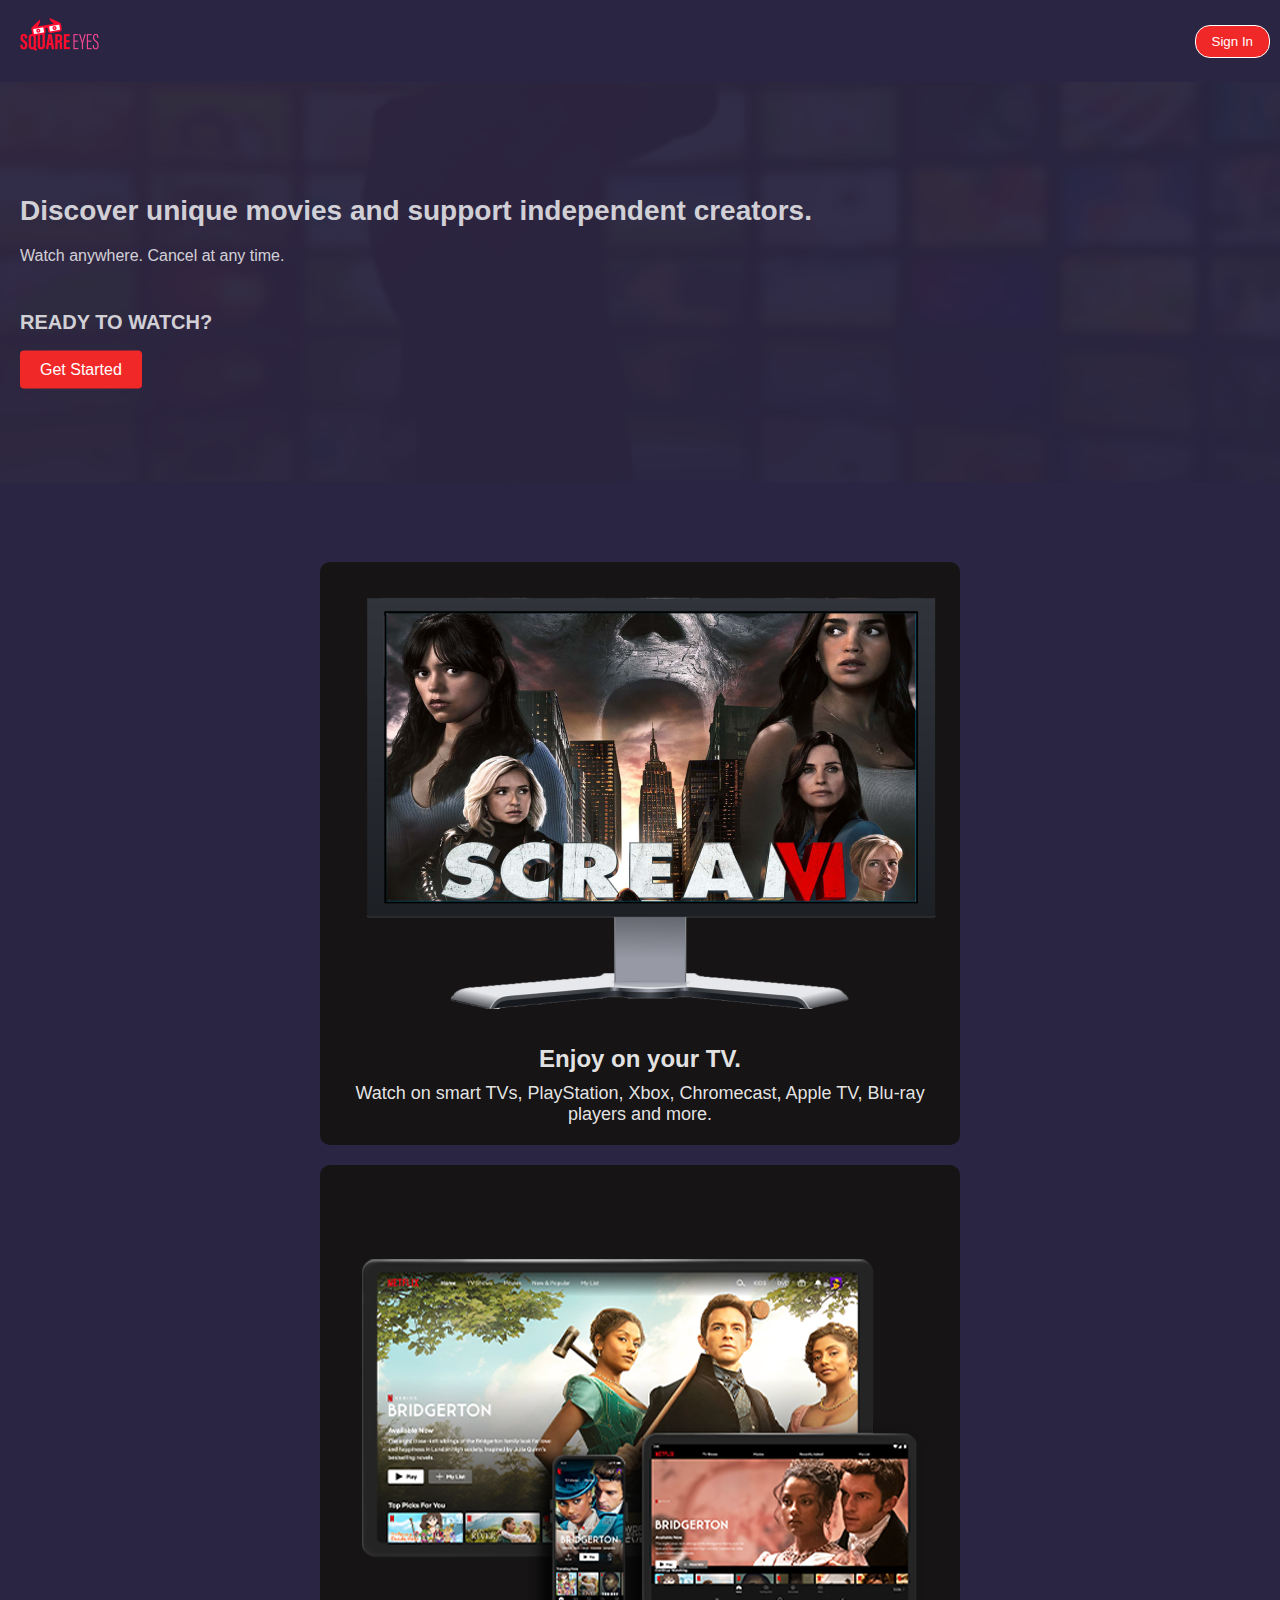
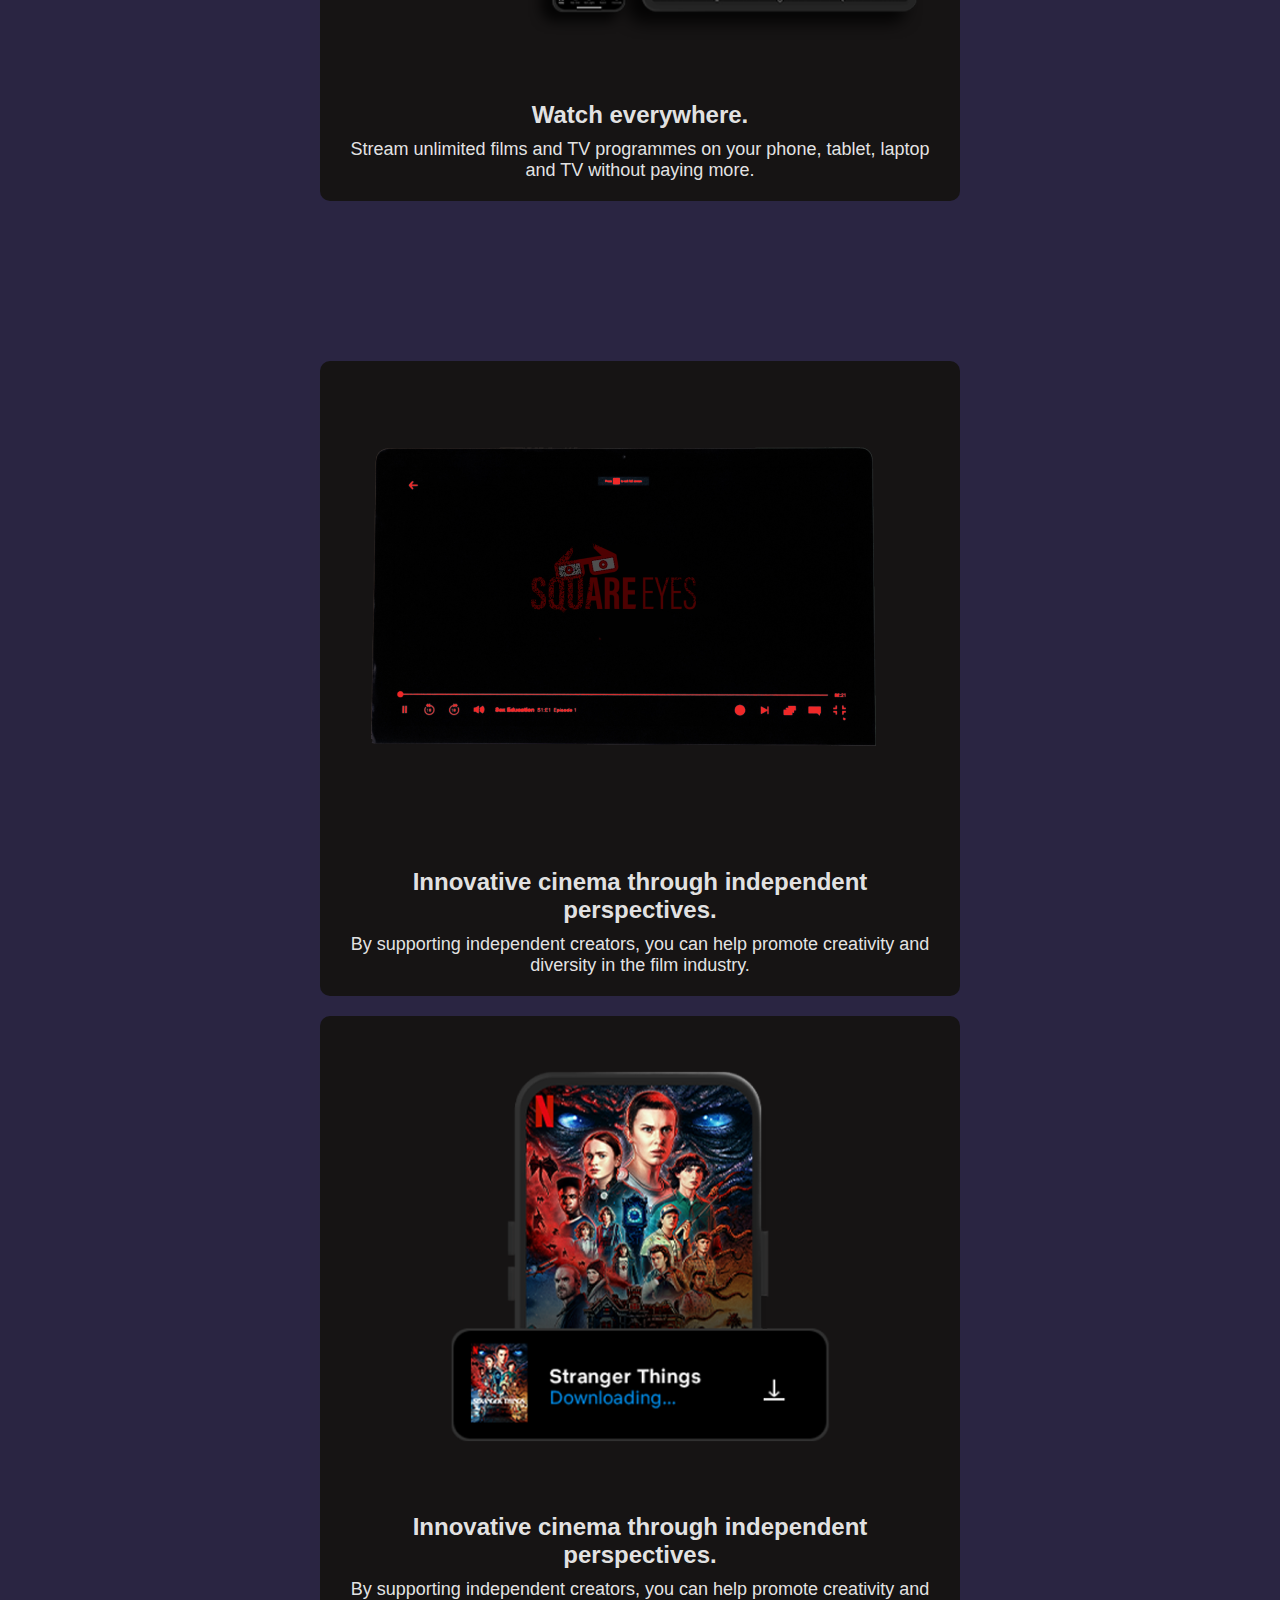
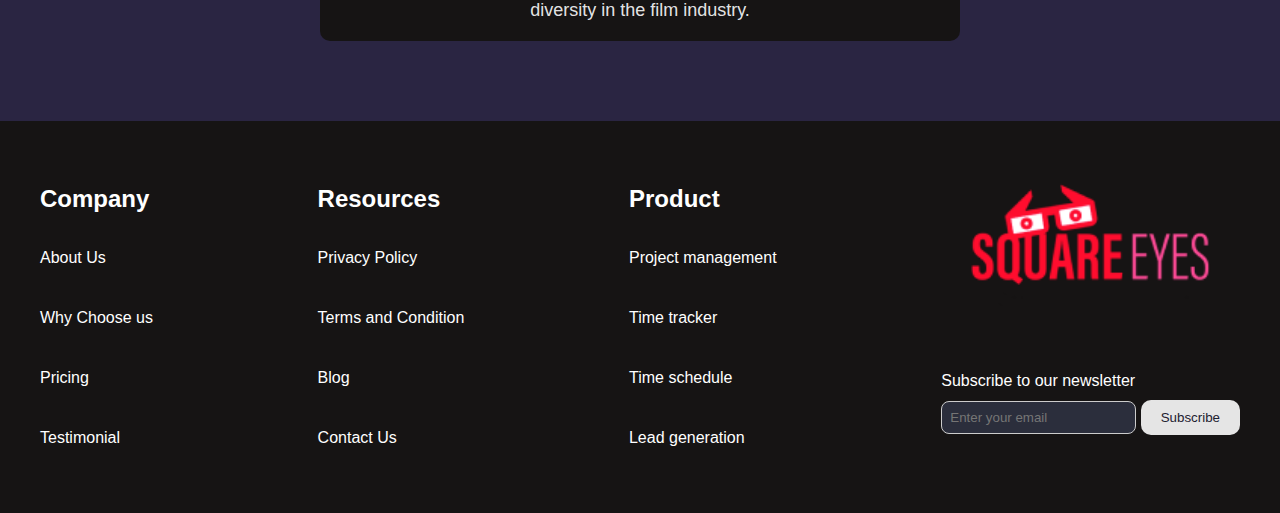
<file: html/index.html>
<!DOCTYPE html>
<html lang="en">
<head>
    <meta charset="UTF-8">
    <meta name="Square Eyes" content="Square Eyes Movie Streaming platform">
    <meta name="keywords" content="Movies, Streaming, Download Movies">
    <meta name="Square Eyes" content="Square Eyes">
    <meta name="viewport" content="width=device-width, initial-scale=1.0">


  <title>Square Eyes Home</title>
  <link rel="stylesheet" type="text/css" href="header-homepage.css">
  <link rel="stylesheet" type="text/css" href="index.css">
  <link rel="stylesheet" type="text/css" href="footer.css">
  <link rel="stylesheet" type="text/css" href="global.css">


  <link rel="preconnect" href="https://fonts.googleapis.com">
  <link rel="preconnect" href="https://fonts.gstatic.com" crossorigin>
  <link href="https://fonts.googleapis.com/css2?family=Inter:wght@600&display=swap" rel="stylesheet">

  <link rel="preconnect" href="https://fonts.googleapis.com">
  <link rel="preconnect" href="https://fonts.gstatic.com" crossorigin>
  <link href="https://fonts.googleapis.com/css2?family=Inter:wght@600&display=swap" rel="stylesheet">
  <script type="module" src="./index.js"></script>
</head>
<body>

<header class="header-home-page">
    <div class="logo">
        <a href="index.html">
          <img src="logo.png" alt="Logo">
        </a>
      </div>
      <nav>
        <ul class="menu">
          <li><a href="#">Classic</a></li>
          <li><a href="#">Action</a></li>
          <li><a href="#">Drama</a></li>
          <li><a href="#">Horror</a></li>
          <li><a href="#">Romance</a></li>
          <li><a href="#">All Movies</a></li>
        </ul>
      </nav>
      <div class="search-bar">
        <input type="text" placeholder="Search...">
        <button class="search-btn">Search</button>
      </div>
      <div class="account">
        <button class="account-btn">Account</button>
        <button class="signout-btn">Sign In</button>
      </div>
</header>



  <main class="home-page-main">

    <div class="hero-banner">
    <div class="hero-overlay"></div>
    <div class="hero-content">
      <h1 class="home-page-header">Discover unique movies and support independent creators.</h1>
      <small>Watch anywhere. Cancel at any time.</small>
      <h2>READY TO WATCH?</h2>
      <div class="button-get-started"><a href="movies.html" class="btn-get-started">Get Started</a></div>
    </div>
  </div>

  <div class="main-container">
    <div class="container" id="container-1"> 
      <div class="image-container"><img src="home-page-1.png" alt="Image 1"></div>
      <div class="text-container" id="text-container-1">
        <h1>Enjoy on your TV.</h1>
        <small>Watch on smart TVs, PlayStation, Xbox, Chromecast, Apple TV, Blu-ray players and more.</small>
      </div>
    </div>
    <div class="container" id="container-2">
      <div class="image-container"><img src="home-page-2.png" alt="Image 2"></div>
      <div class="text-container">
        <h1>Watch everywhere.</h1>
        <small>Stream unlimited films and TV programmes on your phone, tablet, laptop and TV without paying more.</small>
      </div>
    </div>
  </div>
  
  <div class="main-container">
    <div class="container" id="container-3">
      <div class="image-container"><img src="home-page-3.png" alt="Image 3"></div>
      <div class="text-container">
        <h1>Innovative cinema through independent perspectives.</h1>
        <small>By supporting independent creators, you can help promote creativity and diversity in the film industry.</small>
      </div>
    </div>
    <div class="container" id="container-4">
      <div class="image-container"><img src="home-page-4.png" alt="Image 4"></div>
      <div class="text-container">
        <h1>Innovative cinema through independent perspectives.</h1>
        <small>By supporting independent creators, you can help promote creativity and diversity in the film industry.</small>
      </div>
    </div>
  </div>
</main>
  
  
  

  
  
      

<footer class="footer">
  <div class="footer-column">
    <h3 class="footer-column-name">Company</h3>
    <a href="about-us.html"><p>About Us</p></a>
    <a href="#"><p>Why Choose us</p></a>
    <a href="#"><p>Pricing</p></a>
    <a href="#"><p>Testimonial</p></a>
  </div>
  <div class="footer-column">
    <h3 class="footer-column-name">Resources</h3>
    <a href="#"><p>Privacy Policy</p></a>
    <a href="#"><p>Terms and Condition</p></a>
    <a href="#"><p>Blog</p></a>
    <a href="contact.html"><p>Contact Us</p></a>
  </div>
  <div class="footer-column">
    <h3 class="footer-column-name">Product</h3>
    <a href="#"><p>Project management</p></a>
    <a href="#"><p>Time tracker</p></a>
    <a href="#"><p>Time schedule</p></a>
    <a href="#"><p>Lead generation</p></a>
  </div>
  <div class="footer-column" id="invisible-column">
    <h3 class="footer-column-name" id="column-4"></h3>
    <img src="logo.png" id="Logo">
    <div class="subscription-form">
      <p>Subscribe to our newsletter</p>
      <form>
        <input type="email" placeholder="Enter your email">
        <button type="submit">Subscribe</button>
      </form>
    </div>
  </div>
</footer>
    
</body>
</html>
</file>
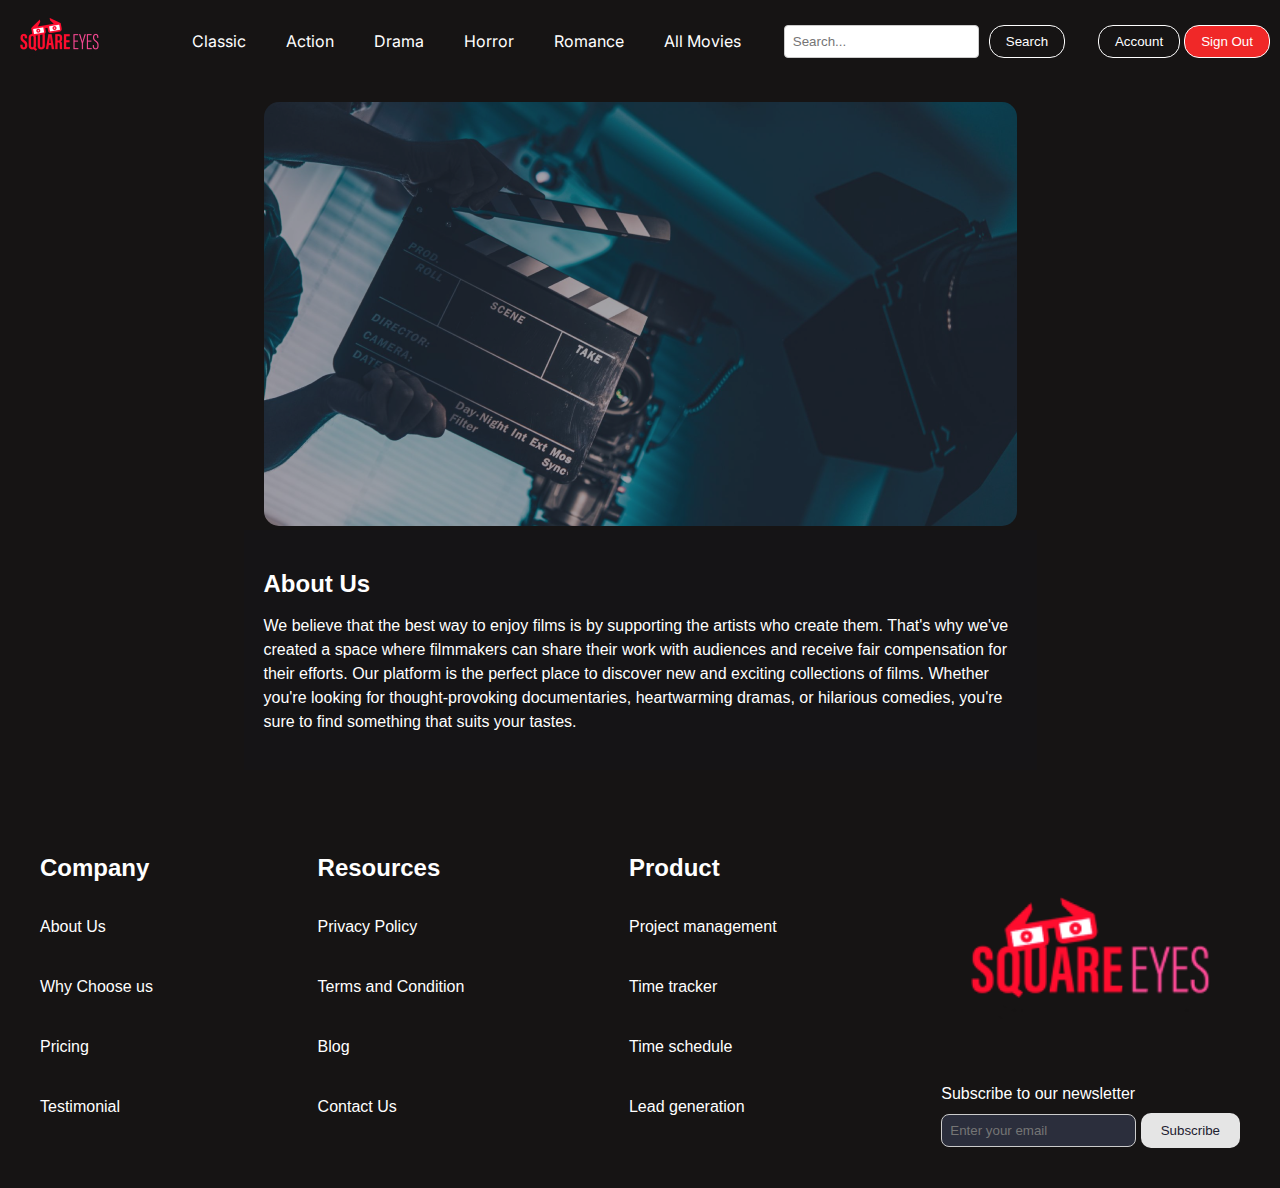
<file: html/about-us.html>
<!DOCTYPE html>
<html lang="en">
<head>
    <meta charset="UTF-8">
    <meta name="Square Eyes" content="Square Eyes Movie Streaming platform">
    <meta name="keywords" content="Movies, Streaming, Download Movies">
    <meta name="Square Eyes" content="Square Eyes">
    <meta name="viewport" content="width=device-width, initial-scale=1.0">

  <title>About Us</title>
  <link rel="stylesheet" type="text/css" href="header.css">
  <link rel="stylesheet" type="text/css" href="about-us.css">
  <link rel="stylesheet" type="text/css" href="footer.css">
  <link rel="stylesheet" type="text/css" href="global.css">


  <link rel="preconnect" href="https://fonts.googleapis.com">
  <link rel="preconnect" href="https://fonts.gstatic.com" crossorigin>
  <link href="https://fonts.googleapis.com/css2?family=Inter:wght@600&display=swap" rel="stylesheet">

  <link rel="preconnect" href="https://fonts.googleapis.com">
  <link rel="preconnect" href="https://fonts.gstatic.com" crossorigin>
  <link href="https://fonts.googleapis.com/css2?family=Inter:wght@600&display=swap" rel="stylesheet">
</head>


<body>
    <header>
        <div class="logo">
          <a href="index.html">
            <img src="logo.png" alt="Logo">
          </a>
        </div>
        
        
        <div class="nav-desktop">
          <nav>
            <ul class="menu">
              <li><a href="#" class="nav-link">Classic</a></li>
              <li><a href="#" class="nav-link" >Action</a></li>
              <li><a href="#" class="nav-link">Drama</a></li>
              <li><a href="#" class="nav-link">Horror</a></li>
              <li><a href="#" class="nav-link">Romance</a></li>
              <li><a href="#" class="nav-link">All Movies</a></li>
          </ul>
          </nav>
      </div>
    
      <div class="burger-wrapper">
        <label for="hamburger-checkbox"><img src="hamburger-icon.png" alt="this is icon for hamburger menu"></label>
        <input type="checkbox" id="hamburger-checkbox">
        <nav>
          
          <li><a href="#" class="nav-link">Classic</a></li>
          <li><a href="#" class="nav-link" >Action</a></li>
          <li><a href="#" class="nav-link">Drama</a></li>
          <li><a href="#" class="nav-link">Horror</a></li>
          <li><a href="#" class="nav-link">Romance</a></li>
          <li><a href="#" class="nav-link">All Movies</a></li>
          
        </nav>
      </div>
    
    
    
    
        <div class="search-bar">
          <input type="text" placeholder="Search...">
          <button class="search-btn">Search</button>
        </div>
        <div class="account">
          <button class="account-btn">Account</button>
          <button class="signout-btn">Sign Out</button>
        </div>
      </header>

    <div class="container">
        <div class="image-container">
          <img src="about-us-image.png" alt="About Us Image">
        </div>
        <div class="text-container">
          <h2>About Us</h2>
          <p>We believe that the best way to enjoy films is by supporting the artists who create them. That's why we've created a space where filmmakers can share their work with audiences and receive fair compensation for their efforts. Our platform is the perfect place to discover new and exciting collections of films. Whether you're looking for thought-provoking documentaries, heartwarming dramas, or hilarious comedies, you're sure to find something that suits your tastes.</p>
          
        </div>
      </div>

      <footer class="footer">
        <div class="footer-column">
          <h3 class="footer-column-name">Company</h3>
          <a href="about-us.html"><p>About Us</p></a>
          <a href="#"><p>Why Choose us</p></a>
          <a href="#"><p>Pricing</p></a>
          <a href="#"><p>Testimonial</p></a>
        </div>
        <div class="footer-column">
          <h3 class="footer-column-name">Resources</h3>
          <a href="#"><p>Privacy Policy</p></a>
          <a href="#"><p>Terms and Condition</p></a>
          <a href="#"><p>Blog</p></a>
          <a href="contact.html"><p>Contact Us</p></a>
        </div>
        <div class="footer-column">
          <h3 class="footer-column-name">Product</h3>
          <a href="#"><p>Project management</p></a>
          <a href="#"><p>Time tracker</p></a>
          <a href="#"><p>Time schedule</p></a>
          <a href="#"><p>Lead generation</p></a>
        </div>
        <div class="footer-column" id="invisible-column">
            <h3 class="footer-column-name" id="column-4"></h3>
            <img src="logo.png" id="Logo">
            <div class="subscription-form">
              <p>Subscribe to our newsletter</p>
              <form>
                <input type="email" placeholder="Enter your email">
                <button type="submit">Subscribe</button>
              </form>
            </div>
          </div>
      </footer>
</body>
</html>
</file>
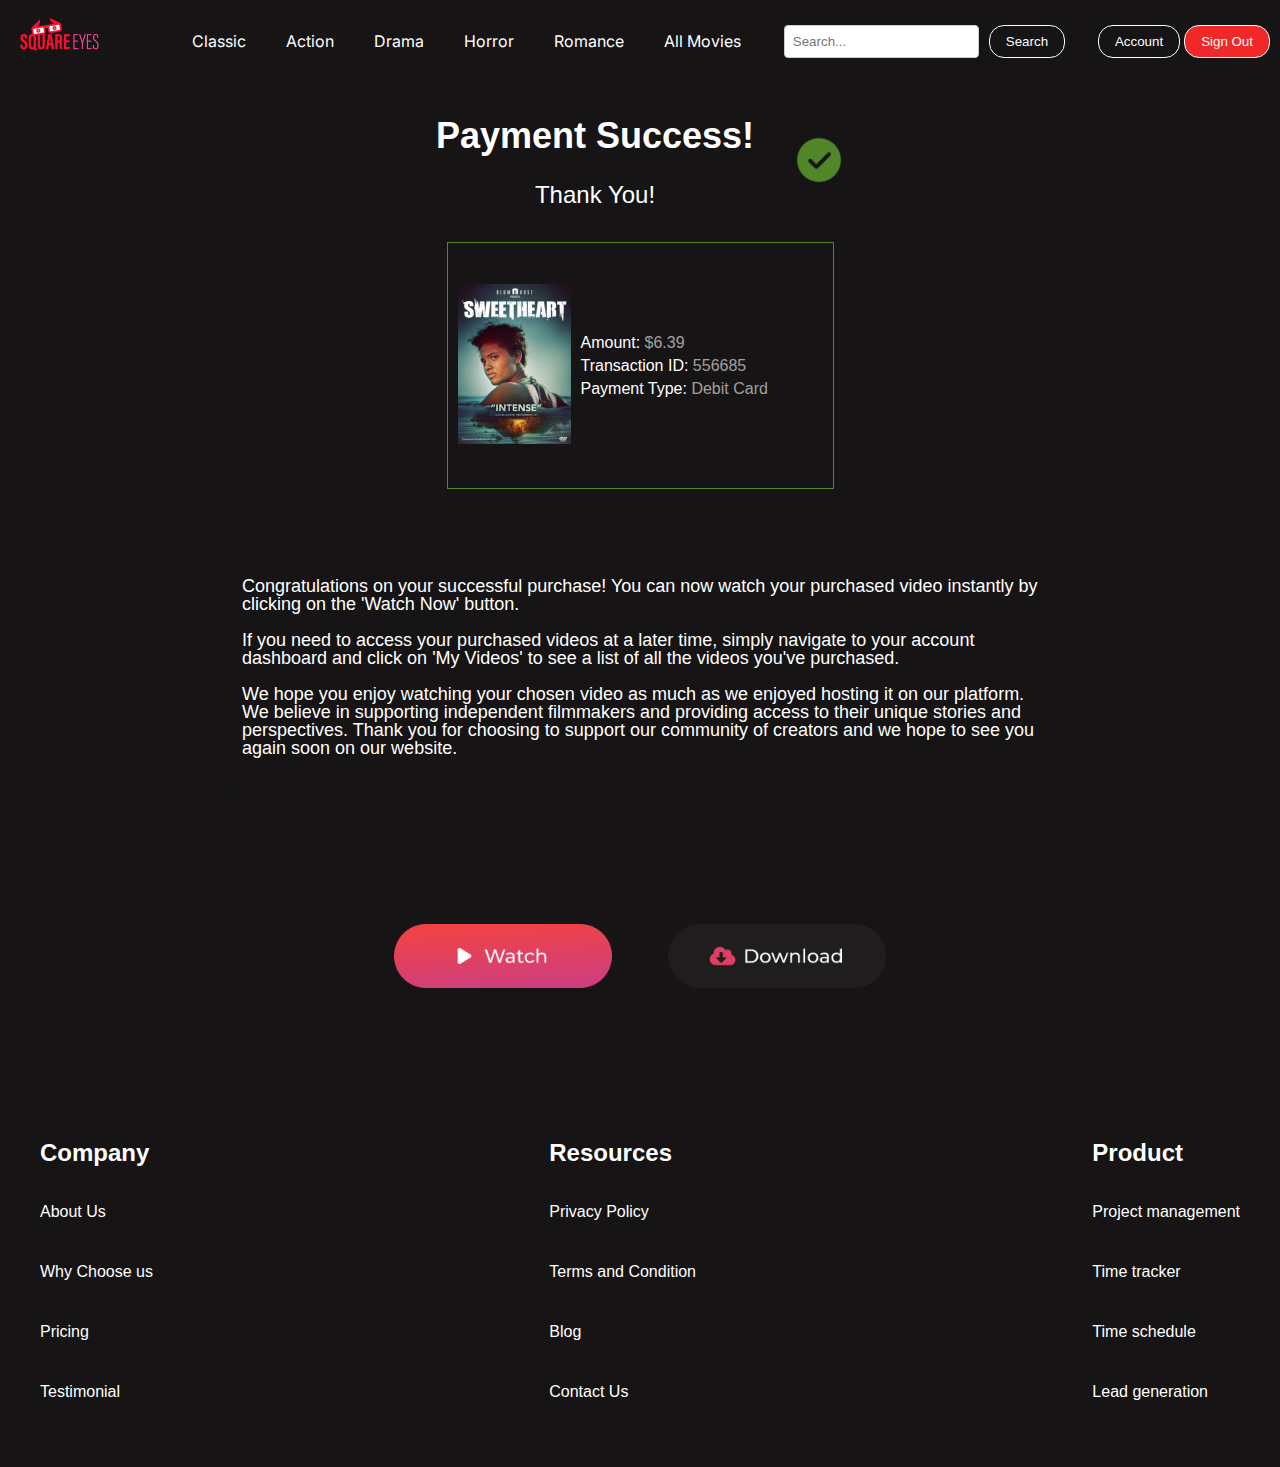
<file: html/Checkout-success.html>
<!DOCTYPE html>

<html lang="en">
<head>
    <meta charset="UTF-8">
    <meta name="Square Eyes" content="Square Eyes Movie Streaming platform">
    <meta name="keywords" content="Movies, Streaming, Download Movies">
    <meta name="Square Eyes" content="Square Eyes">
    <meta name="viewport" content="width=device-width, initial-scale=1.0">


  <link rel="stylesheet" type="text/css" href="header.css">
  <link rel="stylesheet" type="text/css" href="Checkout-success.css">
  <link rel="stylesheet" type="text/css" href="footer.css">
  <link rel="stylesheet" type="text/css" href="global.css">


  <link rel="preconnect" href="https://fonts.googleapis.com">
  <link rel="preconnect" href="https://fonts.gstatic.com" crossorigin>
  <link href="https://fonts.googleapis.com/css2?family=Inter:wght@600&display=swap" rel="stylesheet">

  <link rel="preconnect" href="https://fonts.googleapis.com">
  <link rel="preconnect" href="https://fonts.gstatic.com" crossorigin>
  <link href="https://fonts.googleapis.com/css2?family=Inter:wght@600&display=swap" rel="stylesheet">

  <title>Checkout Success</title>
</head>

<body>
    <header>
        <div class="logo">
          <a href="index.html">
            <img src="logo.png" alt="Logo">
          </a>
        </div>
        
        
        <div class="nav-desktop">
          <nav>
            <ul class="menu">
              <li><a href="#" class="nav-link">Classic</a></li>
              <li><a href="#" class="nav-link" >Action</a></li>
              <li><a href="#" class="nav-link">Drama</a></li>
              <li><a href="#" class="nav-link">Horror</a></li>
              <li><a href="#" class="nav-link">Romance</a></li>
              <li><a href="#" class="nav-link">All Movies</a></li>
          </ul>
          </nav>
      </div>
    
      <div class="burger-wrapper">
        <label for="hamburger-checkbox"><img src="hamburger-icon.png" alt="this is icon for hamburger menu"></label>
        <input type="checkbox" id="hamburger-checkbox">
        <nav>
          
          <li><a href="#" class="nav-link">Classic</a></li>
          <li><a href="#" class="nav-link" >Action</a></li>
          <li><a href="#" class="nav-link">Drama</a></li>
          <li><a href="#" class="nav-link">Horror</a></li>
          <li><a href="#" class="nav-link">Romance</a></li>
          <li><a href="#" class="nav-link">All Movies</a></li>
          
        </nav>
      </div>
    
    
    
    
        <div class="search-bar">
          <input type="text" placeholder="Search...">
          <button class="search-btn">Search</button>
        </div>
        <div class="account">
          <button class="account-btn">Account</button>
          <button class="signout-btn">Sign Out</button>
        </div>
      </header>

    
 <div class="container-payment-success">
        <div class="content">
          <h1 class="title">Payment Success!</h1>
          <p class="subtitle">Thank You!</p>
        </div>
        <div class="icon-container">
          <img src="checkout-success.png" alt="Success Icon">
        </div>
      </div>
    
    <div class="container-under-payment">
        <div class="image-under-payment">
          <img src="sweethart.png" alt="Product Image">
        </div>
        <div class="text-container">
            <p class="text-line">Amount: <span class="transaction-id">$6.39</span></p>
          <p class="text-line">Transaction ID: <span class="transaction-id">556685</span></p>
          <p class="text-line">Payment Type: <span class="transaction-id">Debit Card</span></p>
        </div>
    
      </div>
      
        <div class="purchase-info">
      <p>Congratulations on your successful purchase! You can now watch your purchased video instantly by clicking on the 'Watch Now' button.</p>
      <p>If you need to access your purchased videos at a later time, simply navigate to your account dashboard and click on 'My Videos' to see a list of all the videos you've purchased.</p>
      <p>We hope you enjoy watching your chosen video as much as we enjoyed hosting it on our platform. We believe in supporting independent filmmakers and providing access to their unique stories and perspectives. Thank you for choosing to support our community of creators and we hope to see you again soon on our website.</p>
        </div>

    <div class="centered-buttons">
        <button class="button">
          <img src="button-watch.png" alt="button-watch">
        </button>
        <button class="button">
          <img src="button-download.png" alt="button-download">
        </button>
      </div>

 
    
      <footer class="footer">
        <div class="footer-column">
          <h3 class="footer-column-name">Company</h3>
          <a href="about-us.html"><p>About Us</p></a>
          <a href="#"><p>Why Choose us</p></a>
          <a href="#"><p>Pricing</p></a>
          <a href="#"><p>Testimonial</p></a>
        </div>
        <div class="footer-column">
          <h3 class="footer-column-name">Resources</h3>
          <a href="#"><p>Privacy Policy</p></a>
          <a href="#"><p>Terms and Condition</p></a>
          <a href="#"><p>Blog</p></a>
          <a href="contact.html"><p>Contact Us</p></a>
        </div>
        <div class="footer-column">
          <h3 class="footer-column-name">Product</h3>
          <a href="#"><p>Project management</p></a>
          <a href="#"><p>Time tracker</p></a>
          <a href="#"><p>Time schedule</p></a>
          <a href="#"><p>Lead generation</p></a>
        </div>
        <div class="footer-column" id="invisible-column">
          <h3 class="footer-column-name" id="column-4"></h3>
          <img src="logo.png" id="Logo">
          <div class="subscription-form">
            <p>Subscribe to our newsletter</p>
            <form>
              <input type="email" placeholder="Enter your email">
              <button type="submit">Subscribe</button>
            </form>
          </div>
        </div>
      </footer>

</body>
</html>
</file>
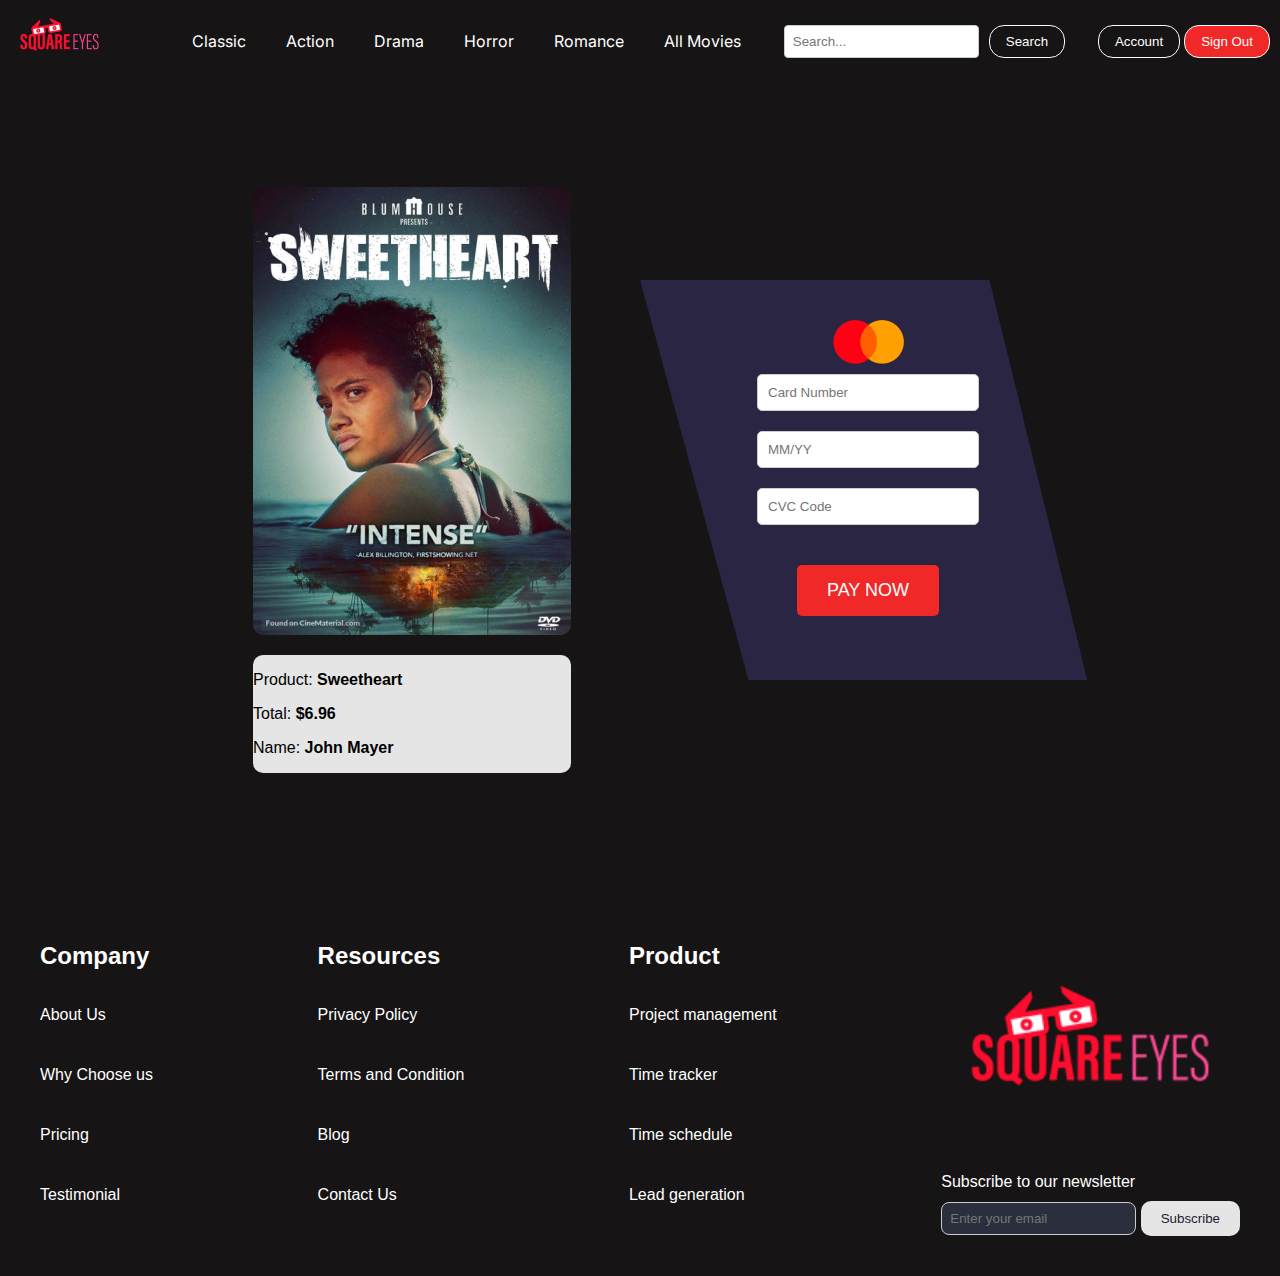
<file: html/checkout.html>
<!DOCTYPE html>
<html lang="en">
<head>
    <meta charset="UTF-8">
    <meta name="Square Eyes" content="Square Eyes Movie Streaming platform">
    <meta name="keywords" content="Movies, Streaming, Download Movies">
    <meta name="Square Eyes" content="Square Eyes">
    <meta name="viewport" content="width=device-width, initial-scale=1.0">

    
  <link rel="stylesheet" type="text/css" href="header.css">
  <link rel="stylesheet" type="text/css" href="Checkout.css">
  <link rel="stylesheet" type="text/css" href="footer.css">
  <link rel="stylesheet" type="text/css" href="global.css">


  <link rel="preconnect" href="https://fonts.googleapis.com">
  <link rel="preconnect" href="https://fonts.gstatic.com" crossorigin>
  <link href="https://fonts.googleapis.com/css2?family=Inter:wght@600&display=swap" rel="stylesheet">

  <link rel="preconnect" href="https://fonts.googleapis.com">
  <link rel="preconnect" href="https://fonts.gstatic.com" crossorigin>
  <link href="https://fonts.googleapis.com/css2?family=Inter:wght@600&display=swap" rel="stylesheet">

  <title>Checkout</title>
</head>

<body>
    <header>
        <div class="logo">
          <a href="index.html">
            <img src="logo.png" alt="Logo">
          </a>
        </div>
        
        
        <div class="nav-desktop">
          <nav>
            <ul class="menu">
              <li><a href="#" class="nav-link">Classic</a></li>
              <li><a href="#" class="nav-link" >Action</a></li>
              <li><a href="#" class="nav-link">Drama</a></li>
              <li><a href="#" class="nav-link">Horror</a></li>
              <li><a href="#" class="nav-link">Romance</a></li>
              <li><a href="#" class="nav-link">All Movies</a></li>
          </ul>
          </nav>
      </div>
    
      <div class="burger-wrapper">
        <label for="hamburger-checkbox"><img src="hamburger-icon.png" alt="this is icon for hamburger menu"></label>
        <input type="checkbox" id="hamburger-checkbox">
        <nav>
          
          <li><a href="#" class="nav-link">Classic</a></li>
          <li><a href="#" class="nav-link" >Action</a></li>
          <li><a href="#" class="nav-link">Drama</a></li>
          <li><a href="#" class="nav-link">Horror</a></li>
          <li><a href="#" class="nav-link">Romance</a></li>
          <li><a href="#" class="nav-link">All Movies</a></li>
          
        </nav>
      </div>
    
    
    
    
        <div class="search-bar">
          <input type="text" placeholder="Search...">
          <button class="search-btn">Search</button>
        </div>
        <div class="account">
          <button class="account-btn">Account</button>
          <button class="signout-btn">Sign Out</button>
        </div>
      </header>
<main>
    <div class="checkout-main">
        <div class="checkout-container">
          <div class="left-side">
            <img src="sweetheart-checkout.png" alt="Product Image" class="product-image">
            <div class="product-details">
              <p class="product-info">Product: <span class="bold-text">Sweetheart</span></p>
              <p class="product-info">Total: <span class="bold-text">$6.96</span></p>
              <p class="product-info">Name: <span class="bold-text">John Mayer</span></p>
            </div>
          </div>
          <div class="right-side">
            <div class="payment-details">
              <img src="mastercard-logo.png" alt="mastercard-logo" class="mastercard-logo">
              <input type="text" class="card-number" placeholder="Card Number">
              <input type="text" class="expiration-date" placeholder="MM/YY">
              <input type="text" class="cvc-code" placeholder="CVC Code">
              <a href="Checkout-success.html">
                <button class="pay-now-button">PAY NOW</button>
              </a>
              
            </div>
          </div>
        </div>
      </div>
      
    
    
</main>
 
  
  
  


<footer class="footer">
    <div class="footer-column">
      <h3 class="footer-column-name">Company</h3>
      <a href="about-us.html"><p>About Us</p></a>
      <a href="#"><p>Why Choose us</p></a>
      <a href="#"><p>Pricing</p></a>
      <a href="#"><p>Testimonial</p></a>
    </div>
    <div class="footer-column">
      <h3 class="footer-column-name">Resources</h3>
      <a href="#"><p>Privacy Policy</p></a>
      <a href="#"><p>Terms and Condition</p></a>
      <a href="#"><p>Blog</p></a>
      <a href="contact.html"><p>Contact Us</p></a>
    </div>
    <div class="footer-column">
      <h3 class="footer-column-name">Product</h3>
      <a href="#"><p>Project management</p></a>
      <a href="#"><p>Time tracker</p></a>
      <a href="#"><p>Time schedule</p></a>
      <a href="#"><p>Lead generation</p></a>
    </div>
    <div class="footer-column" id="invisible-column">
      <h3 class="footer-column-name" id="column-4"></h3>
      <img src="logo.png" id="Logo">
      <div class="subscription-form">
        <p>Subscribe to our newsletter</p>
        <form>
          <input type="email" placeholder="Enter your email">
          <button type="submit">Subscribe</button>
        </form>
      </div>
    </div>
  </footer>


</body>
</html>
</file>
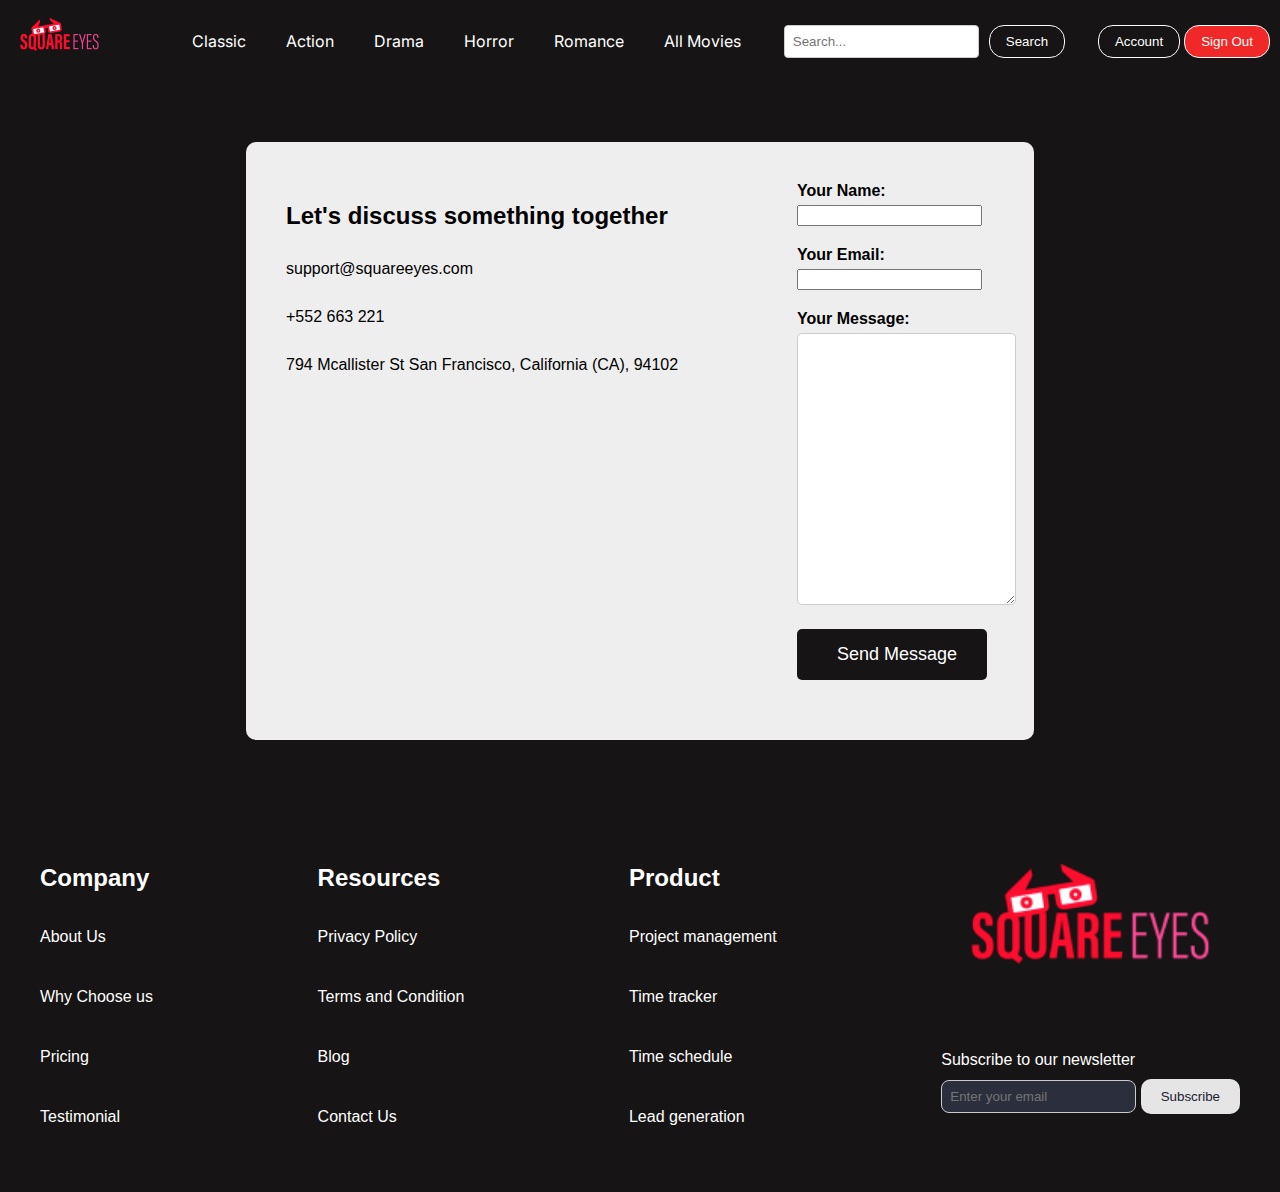
<file: html/contact.html>
<!DOCTYPE html>
<html lang="en">
<head>
    <meta charset="UTF-8">
    <meta name="Square Eyes" content="Square Eyes Movie Streaming platform">
    <meta name="keywords" content="Movies, Streaming, Download Movies">
    <meta name="Square Eyes" content="Square Eyes">
    <meta name="viewport" content="width=device-width, initial-scale=1.0">
    <link rel="stylesheet" type="text/css" href="header.css">
    <link rel="stylesheet" type="text/css" href="contact.css">
    <link rel="stylesheet" type="text/css" href="footer.css">
    <link rel="stylesheet" type="text/css" href="global.css">


  <link rel="preconnect" href="https://fonts.googleapis.com">
  <link rel="preconnect" href="https://fonts.gstatic.com" crossorigin>
  <link href="https://fonts.googleapis.com/css2?family=Inter:wght@600&display=swap" rel="stylesheet">

  <link rel="preconnect" href="https://fonts.googleapis.com">
  <link rel="preconnect" href="https://fonts.gstatic.com" crossorigin>
  <link href="https://fonts.googleapis.com/css2?family=Inter:wght@600&display=swap" rel="stylesheet">

  <title>Contact Form</title>
</head>

<body>
  <header>
    <div class="logo">
      <a href="index.html">
        <img src="logo.png" alt="Logo">
      </a>
    </div>
    
    
    <div class="nav-desktop">
      <nav>
        <ul class="menu">
          <li><a href="#" class="nav-link">Classic</a></li>
          <li><a href="#" class="nav-link" >Action</a></li>
          <li><a href="#" class="nav-link">Drama</a></li>
          <li><a href="#" class="nav-link">Horror</a></li>
          <li><a href="#" class="nav-link">Romance</a></li>
          <li><a href="#" class="nav-link">All Movies</a></li>
      </ul>
      </nav>
  </div>

  <div class="burger-wrapper">
    <label for="hamburger-checkbox"><img src="hamburger-icon.png" alt="this is icon for hamburger menu"></label>
    <input type="checkbox" id="hamburger-checkbox">
    <nav>
      
      <li><a href="#" class="nav-link">Classic</a></li>
      <li><a href="#" class="nav-link" >Action</a></li>
      <li><a href="#" class="nav-link">Drama</a></li>
      <li><a href="#" class="nav-link">Horror</a></li>
      <li><a href="#" class="nav-link">Romance</a></li>
      <li><a href="#" class="nav-link">All Movies</a></li>
      
    </nav>
  </div>




    <div class="search-bar">
      <input type="text" placeholder="Search...">
      <button class="search-btn">Search</button>
    </div>
    <div class="account">
      <button class="account-btn">Account</button>
      <button class="signout-btn">Sign Out</button>
    </div>
  </header>

 
  <div class="container-contact">
    <div class="content-left">
      <h2 class="section-title">Let's discuss something together</h2>
      <p class="contact-info">support@squareeyes.com</p>
      <p class="contact-info">+552 663 221</p>
      <p class="contact-info">794 Mcallister St San Francisco, California (CA), 94102</p>
    </div>
    <div class="content-right">
      <form action="submit_form.php" method="POST">
        <div class="form-group">
          <label for="name">Your Name:</label>
          <input type="text" id="name" name="name" required>
        </div>
        <div class="form-group">
          <label for="email">Your Email:</label>
          <input type="email" id="email" name="email" required>
        </div>
        <div class="form-group">
          <label for="message">Your Message:</label>
          <textarea class="textarea-field" id="message" name="message" required></textarea>
        </div>
        <div class="form-group">
          <button type="submit" class="send-button"><i class="fa fa-telegram"></i> Send Message</button>
        </div>
      </form>
    </div>
  </div>
  
  


  <footer class="footer">
    <div class="footer-column">
      <h3 class="footer-column-name">Company</h3>
      <a href="about-us.html"><p>About Us</p></a>
      <a href="#"><p>Why Choose us</p></a>
      <a href="#"><p>Pricing</p></a>
      <a href="#"><p>Testimonial</p></a>
    </div>
    <div class="footer-column">
      <h3 class="footer-column-name">Resources</h3>
      <a href="#"><p>Privacy Policy</p></a>
      <a href="#"><p>Terms and Condition</p></a>
      <a href="#"><p>Blog</p></a>
      <a href="contact.html"><p>Contact Us</p></a>
    </div>
    <div class="footer-column">
      <h3 class="footer-column-name">Product</h3>
      <a href="#"><p>Project management</p></a>
      <a href="#"><p>Time tracker</p></a>
      <a href="#"><p>Time schedule</p></a>
      <a href="#"><p>Lead generation</p></a>
    </div>
    <div class="footer-column" id="invisible-column">
      <h3 class="footer-column-name" id="column-4"></h3>
      <img src="logo.png" id="Logo">
      <div class="subscription-form">
        <p>Subscribe to our newsletter</p>
        <form>
          <input type="email" placeholder="Enter your email">
          <button type="submit">Subscribe</button>
        </form>
      </div>
    </div>
  </footer>


</body>
</html>
</file>
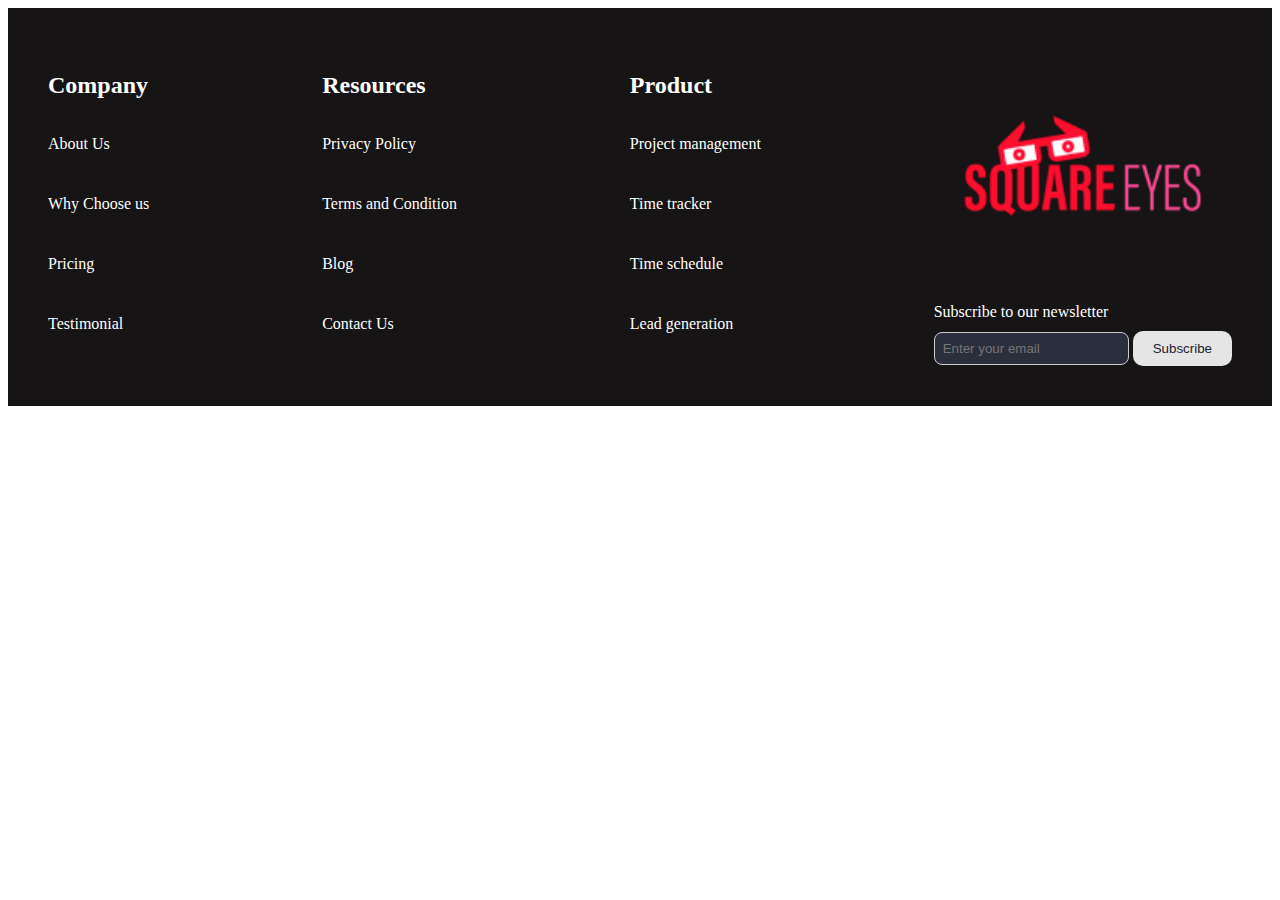
<file: html/footer.html>
<!DOCTYPE html>
<html lang="en">

<head>
    <link rel="stylesheet" href="footer.css">

</head>

<body>
  <footer class="footer">
    <div class="footer-column">
      <h3 class="footer-column-name">Company</h3>
      <a href="about-us.html"><p>About Us</p></a>
      <a href="#"><p>Why Choose us</p></a>
      <a href="#"><p>Pricing</p></a>
      <a href="#"><p>Testimonial</p></a>
    </div>
    <div class="footer-column">
      <h3 class="footer-column-name">Resources</h3>
      <a href="#"><p>Privacy Policy</p></a>
      <a href="#"><p>Terms and Condition</p></a>
      <a href="#"><p>Blog</p></a>
      <a href="contact.html"><p>Contact Us</p></a>
    </div>
    <div class="footer-column">
      <h3 class="footer-column-name">Product</h3>
      <a href="#"><p>Project management</p></a>
      <a href="#"><p>Time tracker</p></a>
      <a href="#"><p>Time schedule</p></a>
      <a href="#"><p>Lead generation</p></a>
    </div>
    <div class="footer-column" id="invisible-column">
      <h3 class="footer-column-name" id="column-4"></h3>
      <img src="logo.png" id="Logo">
      <div class="subscription-form">
        <p>Subscribe to our newsletter</p>
        <form>
          <input type="email" placeholder="Enter your email">
          <button type="submit">Subscribe</button>
        </form>
      </div>
    </div>
  </footer>
  
</body>

</html>
</file>
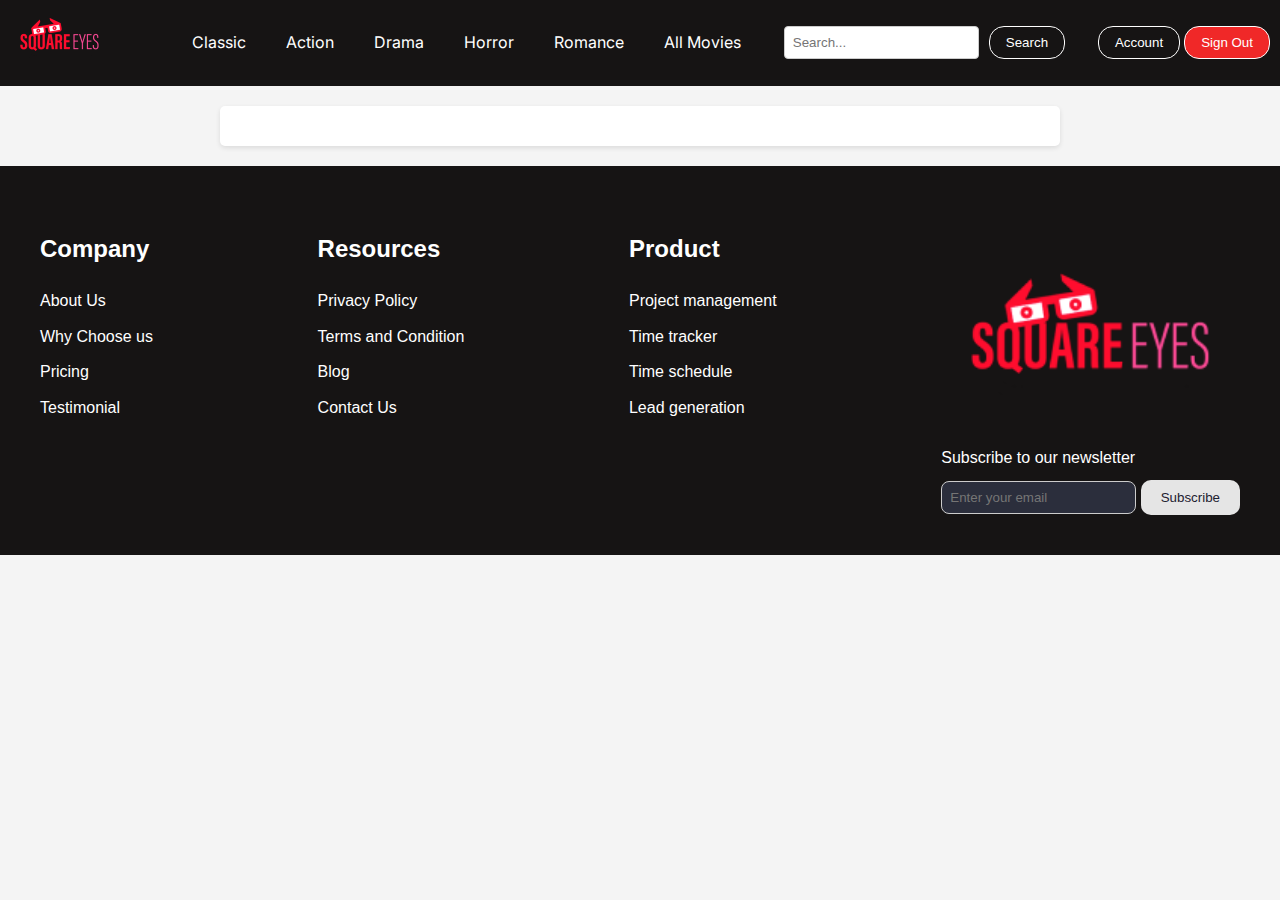
<file: html/productpage.html>
<!DOCTYPE html>
<html lang="en">
<head>
    <meta charset="UTF-8">
    <meta name="description" content="Square Eyes Movie Streaming platform">
    <meta name="keywords" content="Movies, Streaming, Download Movies">
    <meta name="author" content="Square Eyes">
    <meta name="viewport" content="width=device-width, initial-scale=1.0">
    
    <link rel="stylesheet" type="text/css" href="header.css">
    <link rel="stylesheet" type="text/css" href="product-page.css">
    <link rel="stylesheet" type="text/css" href="footer.css">
    <link rel="stylesheet" type="text/css" href="global.css">
    <link rel="stylesheet" type="text/css" href="style.css">


    <link rel="preconnect" href="https://fonts.googleapis.com">
    <link rel="preconnect" href="https://fonts.gstatic.com" crossorigin>
    <link href="https://fonts.googleapis.com/css2?family=Inter:wght@600&display=swap" rel="stylesheet">
    <script type="module" src="./index.js"></script>
    <script src="product-details.js"></script>
    <title>Movie</title>
</head>
<body>
    
    <header>
        <div class="logo">
          <a href="index.html">
            <img src="logo.png" alt="Logo">
          </a>
        </div>
        
        
        <div class="nav-desktop">
          <nav>
            <ul class="menu">
              <li><a href="#" class="nav-link">Classic</a></li>
              <li><a href="#" class="nav-link" >Action</a></li>
              <li><a href="#" class="nav-link">Drama</a></li>
              <li><a href="#" class="nav-link">Horror</a></li>
              <li><a href="#" class="nav-link">Romance</a></li>
              <li><a href="#" class="nav-link">All Movies</a></li>
          </ul>
          </nav>
      </div>
    
      <div class="burger-wrapper">
        <label for="hamburger-checkbox"><img src="hamburger-icon.png" alt="this is icon for hamburger menu"></label>
        <input type="checkbox" id="hamburger-checkbox">
        <nav>
          
          <li><a href="#" class="nav-link">Classic</a></li>
          <li><a href="#" class="nav-link" >Action</a></li>
          <li><a href="#" class="nav-link">Drama</a></li>
          <li><a href="#" class="nav-link">Horror</a></li>
          <li><a href="#" class="nav-link">Romance</a></li>
          <li><a href="#" class="nav-link">All Movies</a></li>
          
        </nav>
      </div>
    
    
    
    
        <div class="search-bar">
          <input type="text" placeholder="Search...">
          <button class="search-btn">Search</button>
        </div>
        <div class="account">
          <button class="account-btn">Account</button>
          <button class="signout-btn">Sign Out</button>
        </div>
    </header>
    <!-- Movie Page HTML -->
    <!-- movie.html -->

    
      
      <div id="product-detail">
        
      </div>



    </section>
    
    <div class="movies-list">
      <!-- Movies will be appended here -->
    </div>


    
    

    <!-- Footer Section -->
    
    <footer class="footer">
            <div class="footer-column">
              <h3 class="footer-column-name">Company</h3>
              <a href="about-us.html"><p>About Us</p></a>
              <a href="#"><p>Why Choose us</p></a>
              <a href="#"><p>Pricing</p></a>
              <a href="#"><p>Testimonial</p></a>
            </div>
            <div class="footer-column">
              <h3 class="footer-column-name">Resources</h3>
              <a href="#"><p>Privacy Policy</p></a>
              <a href="#"><p>Terms and Condition</p></a>
              <a href="#"><p>Blog</p></a>
              <a href="contact.html"><p>Contact Us</p></a>
            </div>
            <div class="footer-column">
              <h3 class="footer-column-name">Product</h3>
              <a href="#"><p>Project management</p></a>
              <a href="#"><p>Time tracker</p></a>
              <a href="#"><p>Time schedule</p></a>
              <a href="#"><p>Lead generation</p></a>
            </div>
            <div class="footer-column" id="invisible-column">
              <h3 class="footer-column-name" id="column-4"></h3>
              <img src="logo.png" id="Logo">
              <div class="subscription-form">
                <p>Subscribe to our newsletter</p>
                <form>
                  <input type="email" placeholder="Enter your email">
                  <button type="submit">Subscribe</button>
                </form>
              </div>
            </div>
    </footer>
   

    <!-- Include JavaScript to Load Content Dynamically -->
    
    
</body>
</html>
</file>
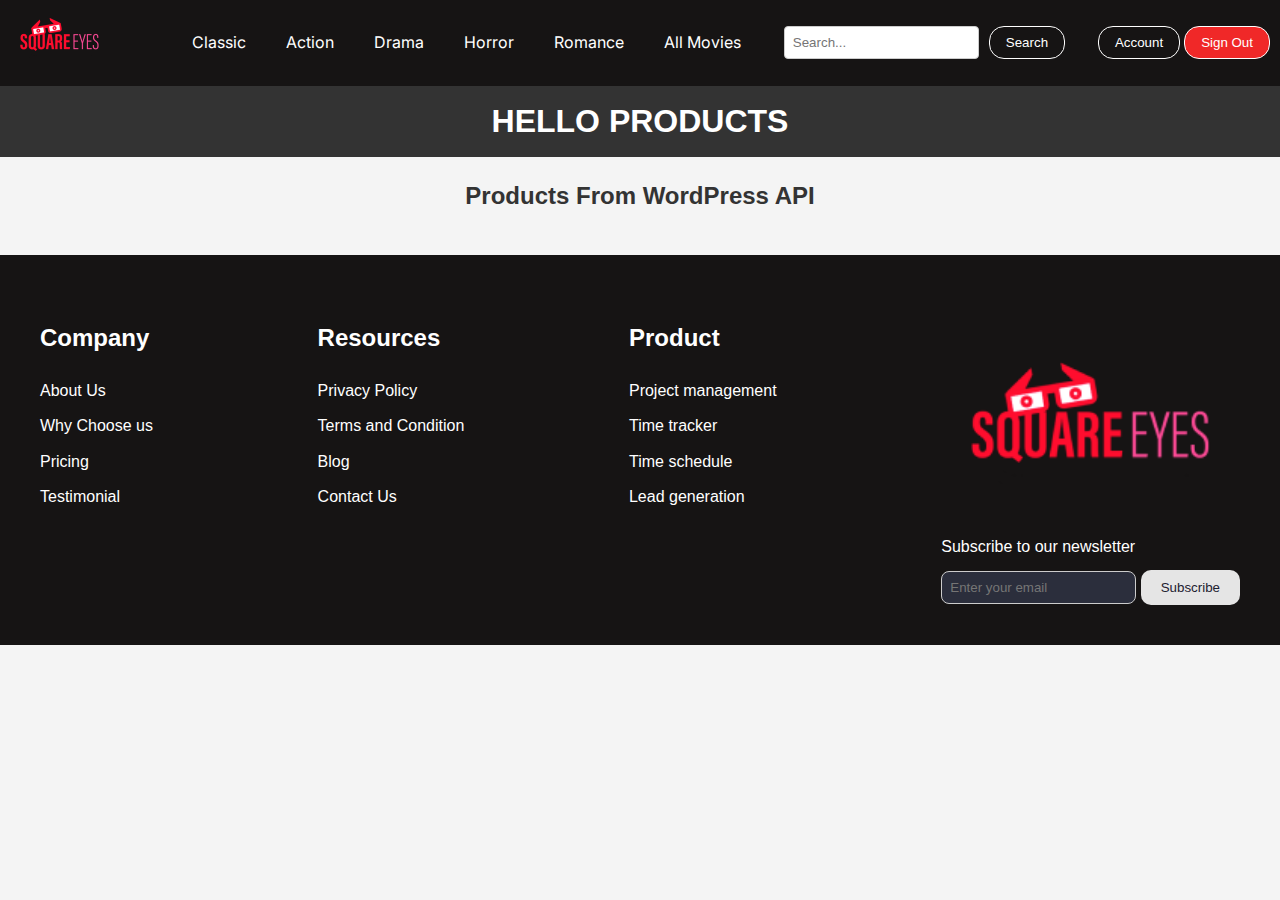
<file: html/products.html>
<!DOCTYPE html>
<html lang="en">
<head>
    <meta charset="UTF-8">
    <meta name="description" content="Square Eyes Movie Streaming platform">
    <meta name="keywords" content="Movies, Streaming, Download Movies">
    <meta name="author" content="Square Eyes">
    <meta name="viewport" content="width=device-width, initial-scale=1.0">
    
    <link rel="stylesheet" type="text/css" href="header.css">
    <link rel="stylesheet" type="text/css" href="product-list.css">
    <link rel="stylesheet" type="text/css" href="footer.css">
    <link rel="stylesheet" type="text/css" href="global.css">
    <link rel="stylesheet" type="text/css" href="style.css">

    <link rel="preconnect" href="https://fonts.googleapis.com">
    <link rel="preconnect" href="https://fonts.gstatic.com" crossorigin>
    <link href="https://fonts.googleapis.com/css2?family=Inter:wght@600&display=swap" rel="stylesheet">
    <script type="module" src="./index.js"></script>
    <script src="products.js"></script>
    <title>Movies</title>
</head>
<body>
    <!-- Header Section -->
    <header>
        <div class="logo">
          <a href="index.html">
            <img src="logo.png" alt="Logo">
          </a>
        </div>
        
        
        <div class="nav-desktop">
          <nav>
            <ul class="menu">
              <li><a href="#" class="nav-link">Classic</a></li>
              <li><a href="#" class="nav-link" >Action</a></li>
              <li><a href="#" class="nav-link">Drama</a></li>
              <li><a href="#" class="nav-link">Horror</a></li>
              <li><a href="#" class="nav-link">Romance</a></li>
              <li><a href="#" class="nav-link">All Movies</a></li>
          </ul>
          </nav>
      </div>
    
      <div class="burger-wrapper">
        <label for="hamburger-checkbox"><img src="hamburger-icon.png" alt="this is icon for hamburger menu"></label>
        <input type="checkbox" id="hamburger-checkbox">
        <nav>
          
          <li><a href="#" class="nav-link">Classic</a></li>
          <li><a href="#" class="nav-link" >Action</a></li>
          <li><a href="#" class="nav-link">Drama</a></li>
          <li><a href="#" class="nav-link">Horror</a></li>
          <li><a href="#" class="nav-link">Romance</a></li>
          <li><a href="#" class="nav-link">All Movies</a></li>
          
        </nav>
      </div>
    
    
    
    
        <div class="search-bar">
          <input type="text" placeholder="Search...">
          <button class="search-btn">Search</button>
        </div>
        <div class="account">
          <button class="account-btn">Account</button>
          <button class="signout-btn">Sign Out</button>
        </div>
    </header>

    <!-- Inside your body tag -->
    <h1>HELLO PRODUCTS</h1>
    <h2>Products From WordPress API</h2>
    <div id="products-container"></div>


    
    

    <!-- Footer Section -->
    
    <footer class="footer">
            <div class="footer-column">
              <h3 class="footer-column-name">Company</h3>
              <a href="about-us.html"><p>About Us</p></a>
              <a href="#"><p>Why Choose us</p></a>
              <a href="#"><p>Pricing</p></a>
              <a href="#"><p>Testimonial</p></a>
            </div>
            <div class="footer-column">
              <h3 class="footer-column-name">Resources</h3>
              <a href="#"><p>Privacy Policy</p></a>
              <a href="#"><p>Terms and Condition</p></a>
              <a href="#"><p>Blog</p></a>
              <a href="contact.html"><p>Contact Us</p></a>
            </div>
            <div class="footer-column">
              <h3 class="footer-column-name">Product</h3>
              <a href="#"><p>Project management</p></a>
              <a href="#"><p>Time tracker</p></a>
              <a href="#"><p>Time schedule</p></a>
              <a href="#"><p>Lead generation</p></a>
            </div>
            <div class="footer-column" id="invisible-column">
              <h3 class="footer-column-name" id="column-4"></h3>
              <img src="logo.png" id="Logo">
              <div class="subscription-form">
                <p>Subscribe to our newsletter</p>
                <form>
                  <input type="email" placeholder="Enter your email">
                  <button type="submit">Subscribe</button>
                </form>
              </div>
            </div>
    </footer>
   

    <!-- Include JavaScript to Load Content Dynamically -->
    
    
</body>
</html>
</file>
<file: html/header-homepage.css>
/* Header Styles */
  header {
    background-color:transparent;
    padding: 10px;
    display: flex;
    justify-content: space-between;
    align-items: center;
    font-family: 
  }
  
  .logo img {
    width: 99px;
    height: 58px;
  }
  
  .menu {
    list-style-type: none;
    display: flex;
    gap: 20px;
    display: none;
  }
  
  .menu li a {
    text-decoration: none;
    color: #FFFFFF;
    padding: 5px 10px;
  }
  
  .search-bar {
    display: flex;
    gap: 10px;
    display: none;
  }
  
  .search-bar input[type="text"] {
    padding: 8px;
    border: 1px solid #ccc;
    border-radius: 4px;
  }
  
  .search-btn {
    padding: 8px 16px;
    background-color: #161414;
    color: #fff;
    border: none;
    border-radius: 4px;
    cursor: pointer;
    border: 1px solid #ffffff;
    border-radius: 15px;
    display: none;
  }
  
  .search-btn:hover {
    background-color: #F02828;
  }
  
  .account-btn {
    padding: 8px 16px;
    background-color: #161414;
    color: #fff;
    border: none;
    border-radius: 4px;
    cursor: pointer;
    border: 1px solid #ffffff;
    border-radius: 15px;
    display: none;
    
  }
  
  .signout-btn {
    padding: 8px 16px;
    background-color: #F02828;
    color: #fff;
    border: none;
    border-radius: 4px;
    cursor: pointer;
    border: 1px solid #ffffff;
    border-radius: 15px;
  }
  
  .account-btn:hover,
  .signout-btn:hover {
    background-color: #F02828;
    opacity: 0.7;
  }
</file>
<file: html/index.css>
body {
    margin: 0;
    padding: 0;
  }
  
  .header-home-page {
    background-color: #2A2542;
  }
  
  .hero-banner {
    position: relative;
    width: 100%;
    height: 400px;
    background-image: url(hero-baner.png);
    background-position: center;
    background-repeat: no-repeat;
    background-size: cover;
  }
  
  .hero-overlay {
    position: absolute;
    top: 0;
    left: 0;
    width: 100%;
    height: 100%;
    background-color: #2A2542;
    opacity: 0.5;
  }
  
  .hero-content {
    position: absolute;
    top: 50%;
    left: 20px;
    transform: translateY(-50%);
    color: rgba(255, 255, 255, 0.8);
    text-align: left;
    display: flex;
    flex-direction: column;
    justify-content: center;
  }
  
  .hero-content h1 {
    font-size: 28px;
    margin-bottom: 20px;
  }
  
  .hero-content small {
    font-size: 16px;
    margin-bottom: 30px;
  }
  
  .hero-content h2 {
    font-size: 20px;
  }
  
  .btn-get-started {
    display: inline-block;
    padding: 10px 20px;
    background-color: #F02828;
    color: #fff;
    border: none;
    border-radius: 4px;
    font-size: 16px;
    text-decoration: none;
    width: auto;
  }
  
  .hero-content .btn-get-started:hover {
    background-color: #D42020;
  }
  
  .home-page-main {
    background-color: #2A2542;
  }
  
  .main-container {
    display: flex;
    flex-wrap: wrap;
    gap: 20px;
    justify-content: center;
    padding: 80px;
  }
  
  .container {
    width: 600px;
    height: auto;
    background-color: #161414;
    border-radius: 10px;
    display: flex;
    flex-direction: column;
    justify-content: center;
    align-items: center;
    padding: 20px;
    margin: 0 25px;
  }
  
  .image-container {
    display: flex;
    justify-content: center;
    align-items: center;
    margin-bottom: 20px;
  }
  
  .image-container img {
    {
        max-width: ;width: 640px;
        max-height: 480px;
      }
      
  }
  
  .text-container {
    text-align: center;
    color: rgba(255, 255, 255, 0.9);
    ;
  }
  
  .text-container h1 {
    font-size: 24px;
    margin-bottom: 10px;
  }
  
  .text-container small {
    font-size: 18px;
  }
  
  

  
  
  
  @media (max-width: 768px) {
    .container {
      width: 100%;
      max-width: 300px;
      height: 400px;
      margin: 0px 10px;
      margin-bottom: 20px;
    }
    .image-container img {
        max-width: 100%;
        max-height: 100%; 
    }
    .main-container {
        padding: 20px;
    }
    #invisible-column {
        display:none;
    }
  }

  #column-4 {
    display: none;
  }
  
  /* Mobile Styles */
  @media (max-width: 480px) {
    .hero-content {
      left: 10px;
    }
    
    .hero-content h1 {
      font-size: 20px;
      margin-bottom: 15px;
    }
    
    .hero-content small {
      font-size: 14px;
      margin-bottom: 20px;
    }
    
    .hero-content h2 {
      font-size: 16px;
    }
    
    .btn-get-started {
      font-size: 14px;
      padding: 8px 16px;
    }
    
    .text-container h1 {
      font-size: 20px;
      margin-bottom: 8px;
    }
    
    .text-container small {
      font-size: 16px;
    }
  }
</file>
<file: html/footer.css>
.footer {
    background-color: #161414;
    color: #ffffff;
    padding: 40px;
    display: flex;
    flex-wrap: wrap;
    justify-content: space-between;
  }
  
  .footer-column {
    display: flex;
    flex-direction: column;
  }
  
  .footer-column-name {
    font-size: 24px;
    margin-bottom: 20px;
  }
  
  .footer-column a {
    text-decoration: none;
    color: #ffffff;
    margin-bottom: 10px;
  }
  
  .subscription-form {
    margin-top: 20px;
  }
  
  .subscription-form p {
    color: #ffffff;
    margin-bottom: 10px;
  }
  .subscription-form input[type="email"] {
    padding: 8px;
    border: 1px solid #ccc;
    border-radius: 8px;
    color: #E5E5E5;
    background: #2B2E3C
  }
  
  .subscription-form button[type="submit"] {
    padding: 10px 20px;
    background-color: #E5E5E5;
    color: #1D2130;
    border: none;
    border-radius: 10px;
    cursor: pointer;
  }
  
  
  @media (max-width: 768px) {
    .footer-column {
      width: 50%;
      margin-bottom: 40px;
    }
    
    #column-4 {
      order: 4;
    }
    
    .footer-column:nth-child(3) {
      order: 3;
    }
    
    .footer-column:nth-child(2) {
      order: 2;
    }
    
    .footer-column:nth-child(1) {
      order: 1;
    }
  }
</file>
<file: html/global.css>
body header {
    font-family: 'Inter', sans-serif;
}

body {
    font-family: 'Roboto', sans-serif;
}

 

body footer {
    font-family: 'Roboto', sans-serif;
}
</file>
<file: html/header.css>
html,
body {
  margin: 0;
  padding: 0;
}

  
  /* Header Styles */
  header {
    background-color: #161414;
    padding: 10px;
    display: flex;
    justify-content: space-between;
    align-items: center;
    font-family: 
  }
  
  
  .logo img {
    width: 99px;
    height: 58px;
  }
  
  .menu {
    list-style-type: none;
    display: flex;
    gap: 20px;
  }
  
  .menu li a {
    text-decoration: none;
    color: #FFFFFF;
    padding: 5px 10px;
  }
  
  .search-bar {
    display: flex;
    gap: 10px;
  }
  
  .search-bar input[type="text"] {
    padding: 8px;
    border: 1px solid #ccc;
    border-radius: 4px;
  }
  
  .search-btn {
    padding: 8px 16px;
    background-color: #161414;
    color: #fff;
    border: none;
    border-radius: 4px;
    cursor: pointer;
    border: 1px solid #ffffff;
    border-radius: 15px;
  }
  
  .search-btn:hover {
    background-color: #F02828;
  }
  
  .account-btn {
    padding: 8px 16px;
    background-color: #161414;
    color: #fff;
    border: none;
    border-radius: 4px;
    cursor: pointer;
    border: 1px solid #ffffff;
    border-radius: 15px;
  }
  
  .signout-btn {
    padding: 8px 16px;
    background-color: #F02828;
    color: #fff;
    border: none;
    border-radius: 4px;
    cursor: pointer;
    border: 1px solid #ffffff;
    border-radius: 15px;
  }
  
  .account-btn:hover,
  .signout-btn:hover {
    background-color: #F02828;
    opacity: 0.7;
  }
  .burger-wrapper {
    display: none;
  }


  
  


  @media (max-width: 768px) {
    
    
    
    .nav-desktop {
        display:none;
    }
    .search-btn {
        display: none;
    }
    
    .burger-wrapper {
        display: inline-block;
        flex-direction: row;
        justify-content: space-between;
        align-items: start;
        
    }
        
    .signout-btn {
    display: none;    
    }
    
    .logo img {
        display:none;
    }
   

    
    
    .nav-link {
        display: block;
    }
    nav {
        position: absolute;
        left: -100px;
        transition: 1s all;

    }

    #hamburger-checkbox:checked ~ nav {
        left: 10px;
    }
    #hamburger-checkbox {
        display: none;
    }

    .burger-wrapper nav {
        list-style-type: none;
      }
      
      .burger-wrapper nav li {
        background-color: #161414;
      }
      
      .burger-wrapper nav li a {
        text-decoration: none;
        color: #fff;
      }
      

  }
</file>
<file: html/about-us.css>
body {
    background-color: #161414;
}


.container {
    display: flex;
    flex-direction: column;
    align-items: center;
    padding: 20px;
  }
  
  .image-container {
    width: 100%;
    text-align: center;
  }
  
  .image-container img {
    max-width: 100%;
    height: auto;
    border-radius: 15px;
  }
  
  .text-container {
    background-color: #151416;
    padding: 20px;
    color: #FFFFFF;
    text-align: left;
    max-width: 753px;
  }
  
  .text-container h2 {
    font-size: 24px;
    margin-bottom: 10px;
  }
  
  .text-container p {
    font-size: 16px;
    line-height: 1.5;

  }
  
  .about-us-page {
    background-color: #161414;
  }
  
  @media (max-width: 768px) {
    .container {
      margin-left: 20px;
      margin-right: 20px;
    }
    #invisible-column {
        display: none;
    }
  }
</file>
<file: html/Checkout-success.css>
body {
    background-color: #161414;
  }

.container-payment-success {
    display: flex;
    justify-content: center;
    align-items: center;
    height: 100px;
    margin: 30px;
    background-color: #161414;
    color: #FFFFFF;
  }
  
  .content {
    text-align: center;
  }
  
  .title {
    font-size: 36px;
    margin-bottom: 10px;
  }
  
  .subtitle {
    font-size: 24px;
    font-family: Roboto, sans-serif;
  }
  
  .icon-container {
    margin-left: 40px;
  }
  
  .icon-container img {
    width: 50px;
    height: 50px;
  }
  
  .container-under-payment {
    border: 1px solid #528729;
    display: flex;
    align-items: center;
    padding: 10px;
    margin: 5px auto;
    max-width: 365px;
    height: 225px;
    background-color: #161414;
    color: #FFFFFF;
  }
  
  .image-under-payment {
    margin-right: 10px;
  }
  
  .image-under-payment img {
    width: 113px;
    height: 160px;
  }
  
  .text-container {
    flex: 1;
  }
  
  .text-line {
    margin: 5px 0;
  }
  #invisible-column {
    display: none;
  }
  
  .purchase-info {
    width: 796px;
    height: auto;
    margin: 50px auto;
    text-align: left;
    background-color: #161414;
    border-radius: 10px;
    padding: 20px;
    font-family: Roboto, sans-serif;
    font-size: 18px;
    line-height: 1;
    color: #FFFFFF;
    overflow: hidden;
  }
  
  .transaction-id {
    color: rgba(255, 255, 255, 0.6);
  }
  
  .centered-buttons {
    display: flex;
    margin: 5px auto;
    justify-content: center;
    align-items: center;
    height: 25vh;
  }
  
  .button {
    margin: 1px;
    padding: 0;
    border: none;
    background: none;
  }
  
  .button:hover {
    opacity: 0.5;
  }
  
  .button img {
    width: 80%;
    height: 80%;
  }
  .checkout-success-main {
    background-color: #161414;
  }
  
  /* Media Queries */
  
  @media (max-width: 768px) {
    .container-payment-success {
      flex-direction: column;
      height: auto;
      margin: 20px;
    }
  
    .icon-container {
      margin-left: 0;
      margin-top: 20px;
    }
  
    .container-under-payment {
      max-width: none;
      width: 80%;
    }
  
    .image-under-payment img {
      width: 100px;
      height: 140px;
    }
  
    .purchase-info {
      width: auto;
      padding: 10px;
      margin: 20px;
    }
  
    .centered-buttons {
      height: auto;
      flex-direction: column;
    }
    #column-with-logo {
        display: none;
    }
    
  }
</file>
<file: html/Checkout.css>
.checkout-body {
    background-color: #161414;
  }
  
  .checkout-main {
    display: flex;
    justify-content: center;
    align-items: center;
    background-color: #161414;
  }
  
  .checkout-container {
    width: 912px;
    height: 796px;
    display: flex;
    justify-content: center;
    align-items: center;
    box-sizing: border-box;
  }
  
  .left-side {
    flex: 1;
    display: flex;
    flex-direction: column;
    align-items: center;
  }
  
  .right-side {
    flex: 1;
    display: flex;
    flex-direction: column;
    align-items: center;
    background-image: url('bg-under-carddata.png');
    height: 400px;
    background-size: 100%;
    background-repeat: no-repeat;
  }
  
  .product-image {
    width: 318px;
    height: 448px;
    border-radius: 10px;
  }
  
  .product-details {
    margin-top: 20px;
    text-align: center;
    width: 318px;
    text-align: left;
    background-color: #E5E5E5;
    border-radius: 10px;
  }
  
  .product-info {
    font-size: 16px;
  }
  
  .payment-details {
    display: flex;
    flex-direction: column;
    align-items: center;
    padding: 20px;
    margin: 20px;
  }
  
  .mastercard-logo {
    display: block;
    margin: 0 auto;
    
  }
  
  .card-number,
  .expiration-date,
  .cvc-code {
    width: 200px;
    padding: 10px;
    margin: 10px 0;
    border-radius: 5px;
    border: 1px solid #ccc;
  }
  
  .pay-now-button {
    background-color: #F02828;
    color: white;
    padding: 15px 30px;
    margin: 30px;
    font-family: Arial, Helvetica, sans-serif, Arial, sans-serif;
    border: none;
    border-radius: 5px;
    cursor: pointer;
    font-size: 18px;
  }
  
  .pay-now-button:hover {
    background-color: #c79f1e;
  }
  
  .bold-text {
    font-weight: bold;
  }
  
  /* Media Queries */
  
  @media only screen and (max-width: 768px) {
    .checkout-container {
      width: 100%;
      height: auto;
      padding: 20px;
    }
  
    .checkout-container,
    .left-side,
    .right-side {
      flex-direction: column;
    }
  
    .right-side {
      background-image: none;
    }
  
    .product-details {
      width: 100%;
      margin-top: 20px;
    }
  
    .card-icon {
      display: block;
      width: 80px;
      height: auto;
      margin-bottom: 20px;
    }
  
    .card-number,
    .expiration-date,
    .cvc-code {
      width: 100%;
      max-width: 300px;
    }

    #invisible-column {
        display: none;
    }
  }
</file>
<file: html/contact.css>
.container-contact {
    max-width: 708px;
    margin: 60px auto;
    padding: 40px;
    background: #EEEEEE;
    border-radius: 10px;
    display: flex;
    flex-wrap: wrap;
    justify-content: center;
  }
  
  .content-left {
    flex: 1;
    background: #EEEEEE;
    border-radius: 15px;
    color: black;
    margin-bottom: 20px;
  }
  
  .section-title {
    font-size: 24px;
    margin-bottom: 20px;
  }
  
  .form-group {
    margin-bottom: 20px;
  }
  
  .form-group label {
    display: block;
    font-weight: bold;
    margin-bottom: 5px;
  }
  
  .input-field,
  .textarea-field {
    width: 100%;
    padding: 10px;
    border-radius: 5px;
    border: 1px solid #ccc;
    height: 250px;
  }
  
  .input-field:focus,
  .textarea-field:focus {
    outline: none;
    border-color: #888;
  }
  
  .send-button {
    background-color: #161414;
    color: white;
    padding: 15px 30px;
    border: none;
    border-radius: 5px;
    cursor: pointer;
    font-size: 18px;
    display: flex;
    align-items: center;
  }
  
  .send-button i {
    margin-right: 10px;
  }
  
  .send-button:hover {
    background-color: #262424;
  }
  
  .contact-info {
    margin: 30px 0;
  }

  #column-4 {
    display:none;
  }
  
  body {
    background-color: #161414;
  }
  
  /* Media Queries */
  
  @media screen and (max-width: 768px) {
    .container-contact {
      padding: 30px;
      max-width: 70%;
    }
  
    .content-left,
    .content-right {
      flex: 100%;
    }
  
    .send-button {
      width: 100%;
    }
    #invisible-column {
        display: none;
    }
  }
</file>
<file: html/product-page.css>
body {
  background-color: black;
  color: white; /* Set text color to white for better readability on a dark background */
}


.loading-indicator {
  border: 16px solid #f3f3f3; 
  border-top: 16px solid #3498db; 
  border-radius: 50%;
  width: 120px;
  height: 120px;
  animation: spin 2s linear infinite;
}

@keyframes spin {
  0% { transform: rotate(0deg); }
  100% { transform: rotate(360deg); }
}


.movie-page {
  display: flex;
  justify-content: center;
  align-items: center;
  min-height: 80vh; /* Adjust the height as needed */
  padding: 20px;
}

.movies-list {
  width: 80%; /* Adjust the width as per your design */
  margin: 0 auto; /* This will center the movies-list if it's smaller than the movie-page */
  display: flex;
  flex-wrap: wrap;
  justify-content: center; /* This will center the items inside movies-list */
  gap: 20px; /* Adjust the gap between items */
}

/* Styles for individual movie items */
.movie {
  flex-basis: 22%; /* Adjust the width of each movie item */
  /* More styling for movie items */
}

.movie img {
  width: 100%; /* Makes the image responsive within the movie item */
  height: auto;
  /* More styling for images */
}

/* product-page.css or a similar stylesheet */

.movie-details {
  background-color: black;
  color: white;
  padding: 20px;
  margin: 20px auto;
  max-width: 800px;
  border-radius: 8px;
}

.movie-details img {
  max-width: 100%;
  height: auto;
  display: block;
  margin: 0 auto;
  border-radius: 4px;
}

.movie-details h2 {
  text-align: center;
  font-size: 2em;
  margin-bottom: 20px;
}

.movie-details p {
  font-size: 1.2em;
  line-height: 1.5;
  margin-bottom: 10px;
}

.movie-details p.genre,
.movie-details p.rating,
.movie-details p.released,
.movie-details p.price,
.movie-details p.discountedPrice,
.movie-details p.tags,
.movie-details p.favorite {
  background-color: #333;
  padding: 10px;
  border-radius: 4px;
  margin-bottom: 10px;
}

/* Adjust other elements as needed to fit the theme */
/* global.css */



/* Common styles for both buttons */
.watch-button,
.download-button {
  display: inline-block;
  padding: 10px 20px; /* Adjust padding for button size */
  font-size: 1.2em; /* Adjust font size */
  text-align: center;
  text-decoration: none;
  cursor: pointer;
  border-radius: 5px; /* Adjust border radius for rounded corners */
  transition: background-color 0.3s ease; /* Add a smooth transition effect */
}

/* Watch button specific styles */
.watch-button {
  background-color: #ff4081; /* Pink color */
  color: white;
}

/* Download button specific styles */
.download-button {
  background-color: #e53935; /* Red color */
  color: white;
}

/* Hover effect for both buttons */
.watch-button:hover,
.download-button:hover {
  background-color: #ff80ab; /* Lighter pink on hover */
}
</file>
<file: html/product-list.css>
body {
  background-color: black;
  color: white; /* Set text color to white for better readability on a dark background */
}


.movies-list {
  display: grid;
  grid-template-columns: repeat(4, 1fr); /* Creates 4 columns */
  grid-gap: 1rem;
  padding: 1rem;
  max-width: 1200px; /* Adjust based on your maximum width requirements */
  margin: auto; /* Centers the grid in the middle of the page */
}

/* Styles for each movie div */
.movie {
  background-color: #fff;
  border: 1px solid #ddd;
  border-radius: 8px;
  overflow: hidden;
  box-shadow: 0 4px 6px rgba(27, 2, 2, 0.1);
  transition: transform 0.2s ease-in-out, box-shadow 0.2s ease-in-out;
}

.movie:hover {
  transform: translateY(-5px);
  box-shadow: 0 6px 12px rgba(0, 0, 0, 0.15);
}

/* Styles for the movie link */
.movie-link {
  display: block;
  color: inherit;
  text-decoration: none;
}

/* Styles for the movie image */
.movie-image {
  width: 100%;
  height: auto;
  display: block;
}

/* Styles for the movie title */
.movie-title {
  padding: 0.5rem;
  background-color: #f8f8f8;
  text-align: center;
  font-size: 1rem;
  font-weight: bold;
  border-top: 1px solid #ddd;
}

@media screen and (max-width: 1200px) {
  .movies-list {
      grid-template-columns: repeat(3, 1fr); 
  }
}

@media screen and (max-width: 900px) {
  .movies-list {
      grid-template-columns: repeat(2, 1fr); 
  }
}

@media screen and (max-width: 600px) {
  .movies-list {
      grid-template-columns: 1fr; /* 1 column for mobile screens */
  }
}
</file>
<file: html/style.css>
/* Reset styles */
body, h1, h2, p {
    margin: 0;
    padding: 0;
}

/* Common styles for body */
body {
    font-family: Arial, sans-serif;
    background-color: #f4f4f4;
    color: #333;
    line-height: 1.6;
}

/* Header styles */
h1 {
    background-color: #333;
    color: #fff;
    text-align: center;
    padding: 10px 0;
    margin-bottom: 20px;
}

/* Center-align h2 */
h2 {
    text-align: center;
}

/* Product Container styles */
#products-container {
    display: flex;
    flex-wrap: wrap;
    justify-content: space-around;
    padding: 20px;
    gap: 20px;
}

.product {
    background: #fff;
    border: 1px solid #ddd;
    padding: 20px;
    border-radius: 5px;
    box-shadow: 0 2px 5px rgba(0, 0, 0, 0.1);
    width: calc(33.333% - 20px); /* Three items per row by default */
}

.product img {
    max-width: 100%;
    height: auto;
    display: block;
    margin-bottom: 10px;
}

.product h2 {
    color: #333;
    font-size: 1.2em;
    margin-bottom: 10px;
}

.product p {
    font-size: 0.9em;
    line-height: 1.4;
    margin-bottom: 10px;
}

.product p strong {
    color: #007bff;
}

.product button {
    background: #007bff;
    color: #fff;
    border: none;
    padding: 10px 20px;
    border-radius: 5px;
    cursor: pointer;
    font-size: 1em;
}

.product button:hover {
    background: #0056b3;
}

/* Media queries for responsive design */
@media (max-width: 768px) {
    .product {
        width: calc(50% - 20px); /* Two items per row on medium screens */
    }
}

@media (max-width: 480px) {
    .product {
        width: 100%; /* One item per row on small screens */
    }
}

/* Product Detail Page styles */
#product-detail {
    max-width: 800px;
    margin: 20px auto;
    padding: 20px;
    background-color: #fff;
    box-shadow: 0 2px 5px rgba(0, 0, 0, 0.1);
    border-radius: 5px;
}

/* Links styles */
a {
    text-decoration: none;
    color: #007bff;
}

a:hover {
    text-decoration: underline;
}
</file>
